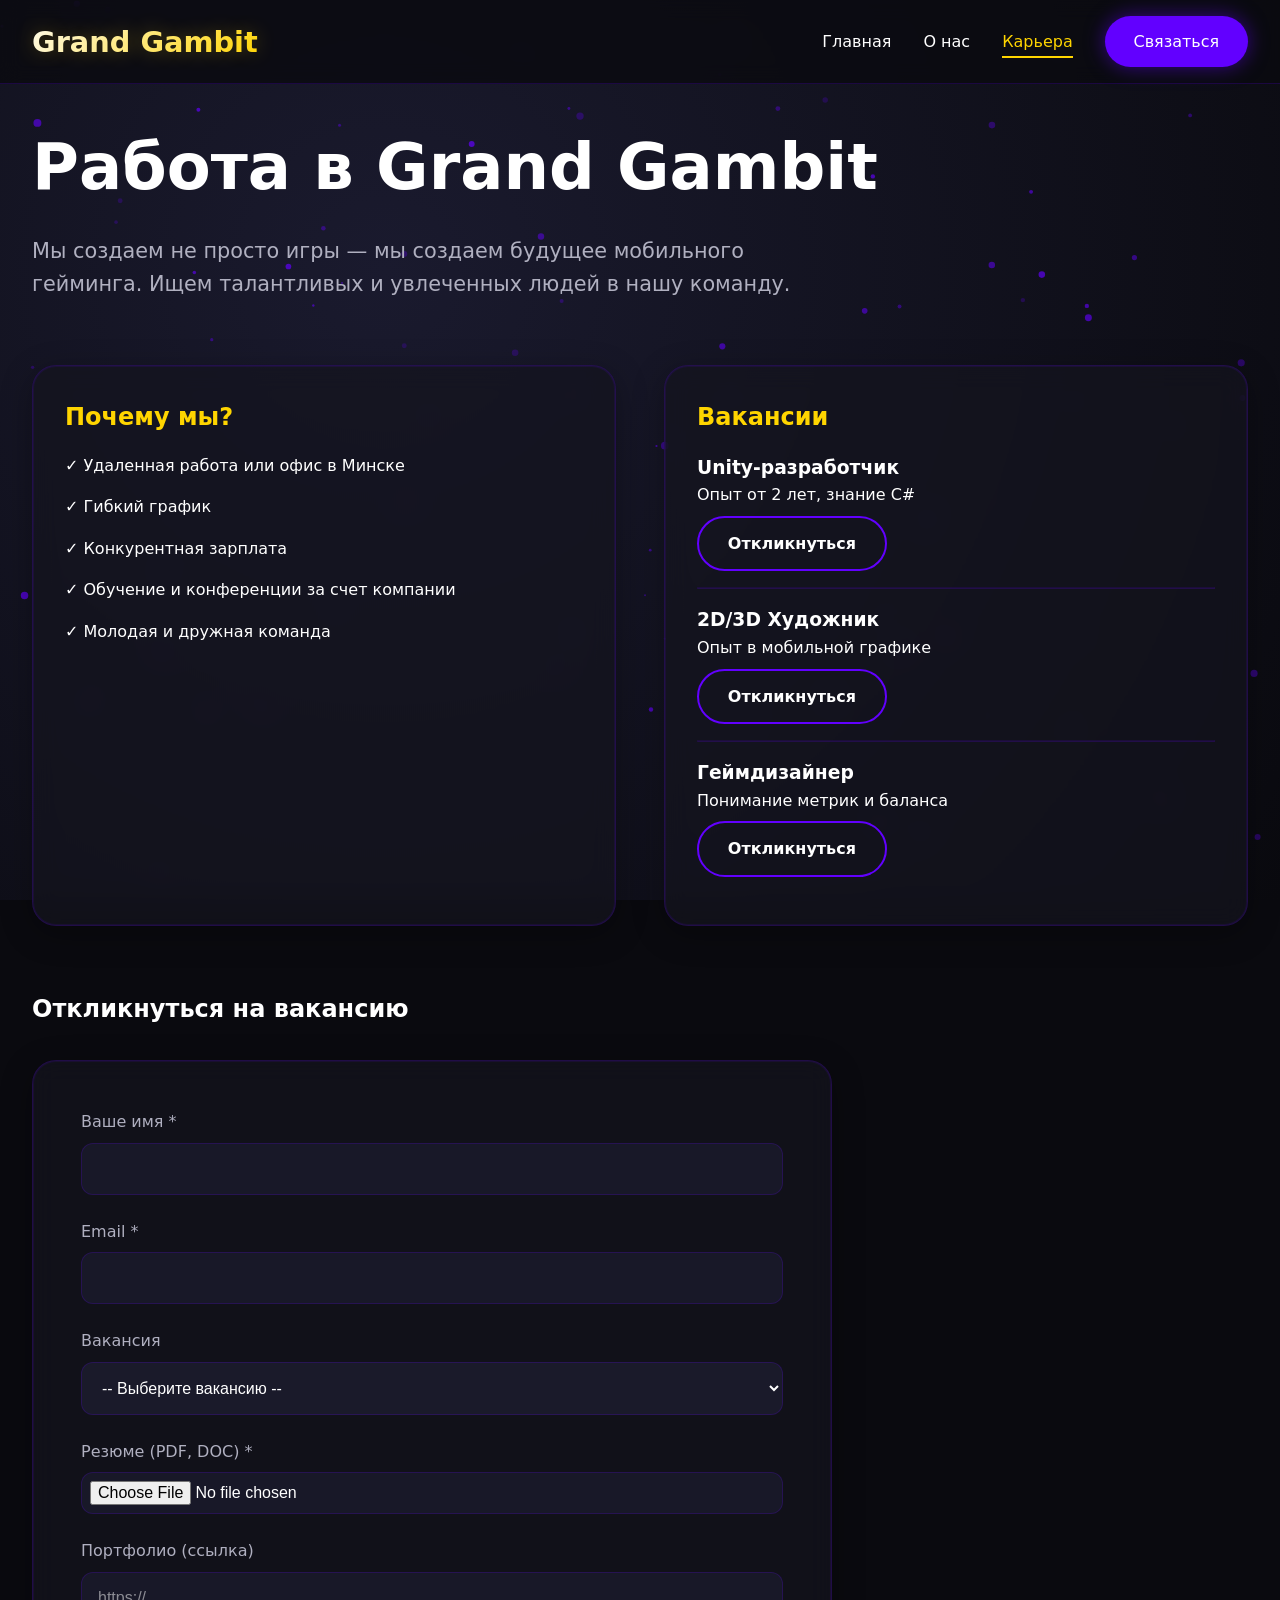
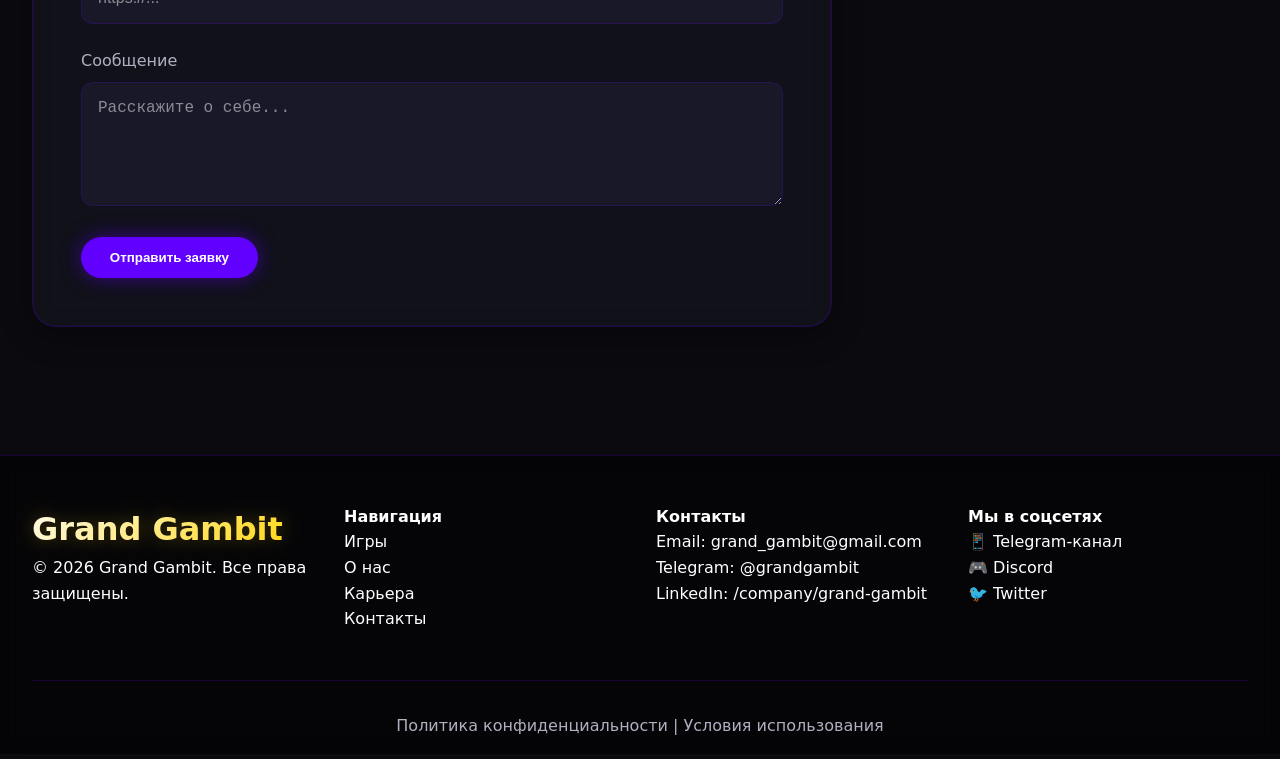
<file: career.html>
<!DOCTYPE html>
<html lang="ru">
<head>
    <meta charset="UTF-8">
    <meta name="viewport" content="width=device-width, initial-scale=1.0">
    <title>Карьера в Grand Gambit</title>
    <link rel="stylesheet" href="style.css">
    <style>
        select {
            background-color: #1a1a2a !important;
            color: #ffffff !important;
            cursor: pointer;
        }
        
        select option {
            background-color: #1a1a2a;
            color: #ffffff;
            padding: 10px;
        }
        
        select option:hover,
        select option:focus,
        select option:checked {
            background-color: var(--primary);
            color: white;
        }
        
        select:focus {
            outline: none;
            border-color: var(--primary);
            box-shadow: 0 0 20px var(--primary-glow);
        }
        
        .form-group input,
        .form-group textarea,
        .form-group select {
            width: 100%;
            padding: 1rem;
            background: rgba(26, 26, 42, 0.95);
            border: 1px solid var(--glass-border);
            border-radius: 12px;
            color: #ffffff;
            font-size: 1rem;
            transition: 0.3s;
        }
        
        .form-group input::placeholder,
        .form-group textarea::placeholder {
            color: rgba(255, 255, 255, 0.5);
        }
        
        .form-group input:focus,
        .form-group textarea:focus,
        .form-group select:focus {
            outline: none;
            border-color: var(--primary);
            box-shadow: 0 0 20px var(--primary-glow);
        }
    </style>
</head>
<body>
    <header>
        <nav>
            <div class="logo">Grand Gambit</div>
            <div class="nav-links">
                <a href="index.html">Главная</a>
                <a href="about.html">О нас</a>
                <a href="career.html" class="active">Карьера</a>
                <a href="contacts.html" class="btn-primary">Связаться</a>
            </div>
        </nav>
    </header>

    <main class="container">
        <h1 style="font-size: 4rem; margin-bottom: 1rem;">Работа в Grand Gambit</h1>
        <p style="font-size: 1.3rem; color: var(--text-dim); max-width: 800px;">
            Мы создаем не просто игры — мы создаем будущее мобильного гейминга. 
            Ищем талантливых и увлеченных людей в нашу команду.
        </p>
        
        <div style="display: grid; grid-template-columns: 1fr 1fr; gap: 3rem; margin: 4rem 0;">
            <div class="glass-card" style="padding: 2rem;">
                <h2 style="color: var(--secondary);">Почему мы?</h2>
                <ul style="list-style: none;">
                    <li style="margin: 1rem 0;">✓ Удаленная работа или офис в Минске</li>
                    <li style="margin: 1rem 0;">✓ Гибкий график</li>
                    <li style="margin: 1rem 0;">✓ Конкурентная зарплата</li>
                    <li style="margin: 1rem 0;">✓ Обучение и конференции за счет компании</li>
                    <li style="margin: 1rem 0;">✓ Молодая и дружная команда</li>
                </ul>
            </div>
            
            <div class="glass-card" style="padding: 2rem;">
                <h2 style="color: var(--secondary);">Вакансии</h2>
                <div style="margin: 1rem 0;">
                    <h3>Unity-разработчик</h3>
                    <p>Опыт от 2 лет, знание C#</p>
                    <a href="#" class="btn-outline" style="margin-top: 0.5rem;">Откликнуться</a>
                </div>
                <hr style="border-color: var(--glass-border); margin: 1rem 0;">
                <div style="margin: 1rem 0;">
                    <h3>2D/3D Художник</h3>
                    <p>Опыт в мобильной графике</p>
                    <a href="#" class="btn-outline" style="margin-top: 0.5rem;">Откликнуться</a>
                </div>
                <hr style="border-color: var(--glass-border); margin: 1rem 0;">
                <div style="margin: 1rem 0;">
                    <h3>Геймдизайнер</h3>
                    <p>Понимание метрик и баланса</p>
                    <a href="#" class="btn-outline" style="margin-top: 0.5rem;">Откликнуться</a>
                </div>
            </div>
        </div>
        
        <h2>Откликнуться на вакансию</h2>
        <div class="glass-card" style="padding: 3rem; max-width: 800px; margin: 2rem 0;">
            <form id="career-form">
                <div class="form-group">
                    <label>Ваше имя *</label>
                    <input type="text" required>
                </div>
                <div class="form-group">
                    <label>Email *</label>
                    <input type="email" required>
                </div>
                <div class="form-group">
                    <label>Вакансия</label>
                    <select required>
                        <option value="" disabled selected>-- Выберите вакансию --</option>
                        <option value="unity">Unity-разработчик</option>
                        <option value="artist">2D/3D Художник</option>
                        <option value="designer">Геймдизайнер</option>
                        <option value="producer">Проджект-менеджер</option>
                        <option value="qa">QA-инженер</option>
                    </select>
                </div>
                <div class="form-group">
                    <label>Резюме (PDF, DOC) *</label>
                    <input type="file" accept=".pdf,.doc,.docx" required>
                    <small class="file-name" style="color: var(--text-dim);"></small>
                </div>
                <div class="form-group">
                    <label>Портфолио (ссылка)</label>
                    <input type="url" placeholder="https://...">
                </div>
                <div class="form-group">
                    <label>Сообщение</label>
                    <textarea rows="5" placeholder="Расскажите о себе..."></textarea>
                </div>
                <button type="submit" class="btn-primary">Отправить заявку</button>
            </form>
        </div>
    </main>

    <footer>
        <div class="footer-content">
            <div>
                <div class="logo" style="font-size: 2rem;">Grand Gambit</div>
                <p>© 2026 Grand Gambit. Все права защищены.</p>
            </div>
            <div>
                <h4>Навигация</h4>
                <p><a href="index.html#portfolio" style="color: white; text-decoration: none;">Игры</a></p>
                <p><a href="about.html" style="color: white; text-decoration: none;">О нас</a></p>
                <p><a href="career.html" style="color: white; text-decoration: none;">Карьера</a></p>
                <p><a href="contacts.html" style="color: white; text-decoration: none;">Контакты</a></p>
            </div>
            <div>
                <h4>Контакты</h4>
                <p>Email: grand_gambit@gmail.com</p>
                <p>Telegram: @grandgambit</p>
                <p>LinkedIn: /company/grand-gambit</p>
            </div>
            <div>
                <h4>Мы в соцсетях</h4>
                <p>📱 Telegram-канал</p>
                <p>🎮 Discord</p>
                <p>🐦 Twitter</p>
            </div>
        </div>
        <div class="footer-bottom">
            Политика конфиденциальности | Условия использования
        </div>
    </footer>

    <script src="main.js"></script>
    <script src="forms.js"></script>
</body>
</html>
</file>
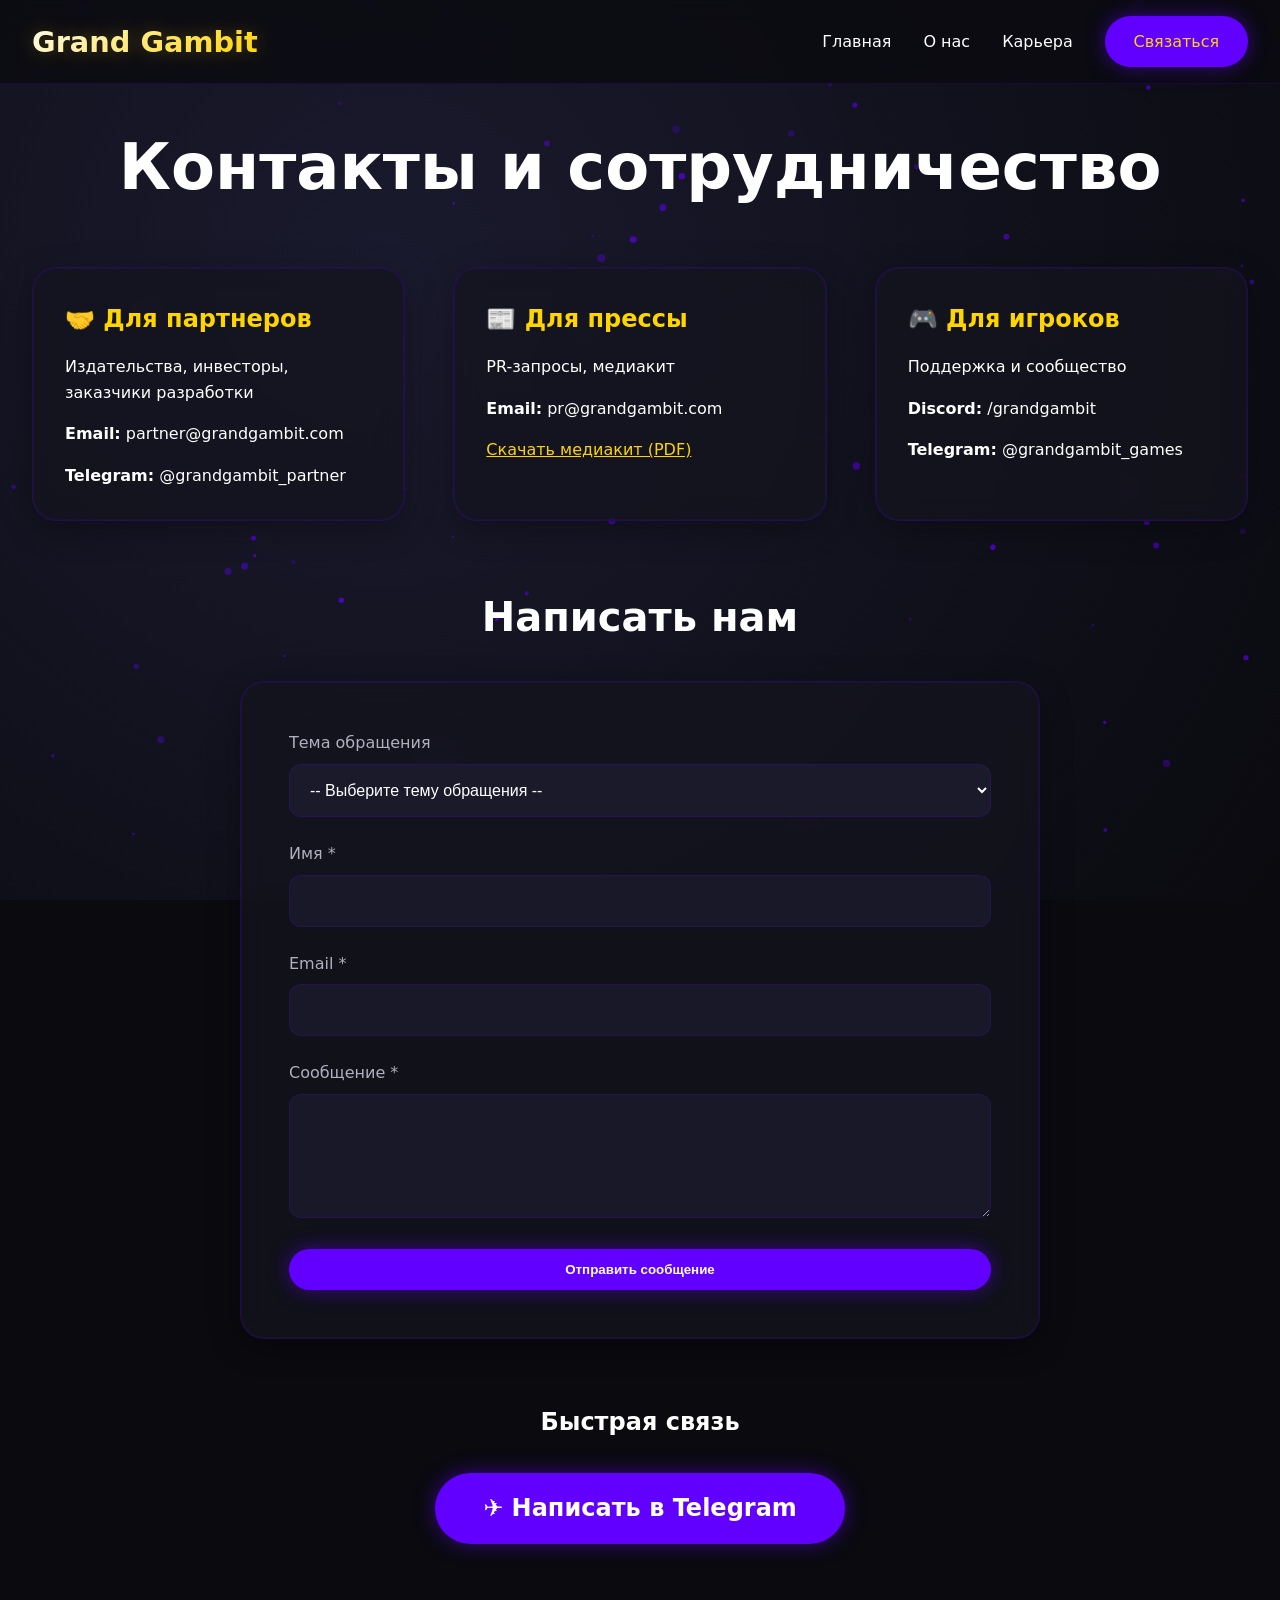
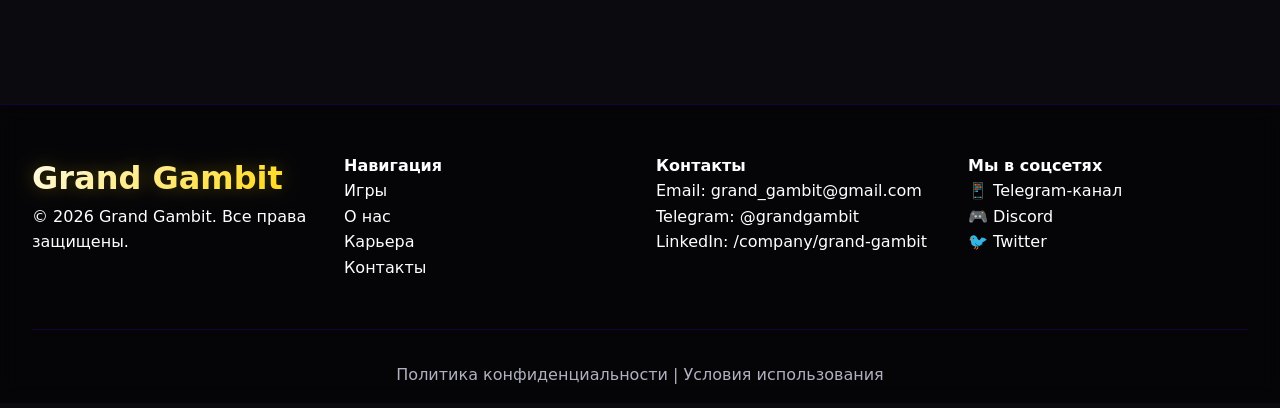
<file: contacts.html>
<!DOCTYPE html>
<html lang="ru">
<head>
    <meta charset="UTF-8">
    <meta name="viewport" content="width=device-width, initial-scale=1.0">
    <title>Контакты — Grand Gambit</title>
    <link rel="stylesheet" href="style.css">
    <style>
        /* Стили для выпадающего списка */
        select {
            background-color: #1a1a2a !important;
            color: #ffffff !important;
            cursor: pointer;
        }
        
        select option {
            background-color: #1a1a2a;
            color: #ffffff;
            padding: 10px;
        }
        
        select option:hover,
        select option:focus,
        select option:checked {
            background-color: var(--primary);
            color: white;
        }
        
        select:focus {
            outline: none;
            border-color: var(--primary);
            box-shadow: 0 0 20px var(--primary-glow);
        }
        
        /* Стили для всех полей формы */
        .form-group input,
        .form-group textarea,
        .form-group select {
            width: 100%;
            padding: 1rem;
            background: rgba(26, 26, 42, 0.95);
            border: 1px solid var(--glass-border);
            border-radius: 12px;
            color: #ffffff;
            font-size: 1rem;
            transition: 0.3s;
        }
        
        .form-group input::placeholder,
        .form-group textarea::placeholder {
            color: rgba(255, 255, 255, 0.5);
        }
        
        .form-group input:focus,
        .form-group textarea:focus,
        .form-group select:focus {
            outline: none;
            border-color: var(--primary);
            box-shadow: 0 0 20px var(--primary-glow);
        }
        
        /* Стили для ссылок в футере */
        .footer-content a {
            transition: 0.3s;
        }
        
        .footer-content a:hover {
            color: var(--secondary) !important;
        }
    </style>
</head>
<body>
    <header>
        <nav>
            <div class="logo">Grand Gambit</div>
            <div class="nav-links">
                <a href="index.html">Главная</a>
                <a href="about.html">О нас</a>
                <a href="career.html">Карьера</a>
                <a href="contacts.html" class="btn-primary">Связаться</a>
            </div>
        </nav>
    </header>

    <main class="container">
        <h1 style="font-size: 4rem; text-align: center; margin-bottom: 2rem;">Контакты и сотрудничество</h1>
        
        <div style="display: grid; grid-template-columns: repeat(auto-fit, minmax(300px, 1fr)); gap: 3rem; margin: 3rem 0;">
            <!-- Для партнеров -->
            <div class="glass-card" style="padding: 2rem;">
                <h2 style="color: var(--secondary);">🤝 Для партнеров</h2>
                <p style="margin: 1rem 0;">Издательства, инвесторы, заказчики разработки</p>
                <p style="margin: 1rem 0;"><strong>Email:</strong> partner@grandgambit.com</p>
                <p><strong>Telegram:</strong> @grandgambit_partner</p>
            </div>
            
            <!-- Для прессы -->
            <div class="glass-card" style="padding: 2rem;">
                <h2 style="color: var(--secondary);">📰 Для прессы</h2>
                <p style="margin: 1rem 0;">PR-запросы, медиакит</p>
                <p style="margin: 1rem 0;"><strong>Email:</strong> pr@grandgambit.com</p>
                <p><a href="#" style="color: var(--secondary);">Скачать медиакит (PDF)</a></p>
            </div>
            
            <!-- Для игроков -->
            <div class="glass-card" style="padding: 2rem;">
                <h2 style="color: var(--secondary);">🎮 Для игроков</h2>
                <p style="margin: 1rem 0;">Поддержка и сообщество</p>
                <p style="margin: 1rem 0;"><strong>Discord:</strong> /grandgambit</p>
                <p><strong>Telegram:</strong> @grandgambit_games</p>
            </div>
        </div>
        
        <!-- Форма связи -->
        <h2 style="font-size: 2.5rem; margin: 4rem 0 2rem; text-align: center;">Написать нам</h2>
        <div class="glass-card" style="padding: 3rem; max-width: 800px; margin: 0 auto;">
            <form id="contact-form">
                <div class="form-group">
                    <label>Тема обращения</label>
                    <select required>
                        <option value="" disabled selected>-- Выберите тему обращения --</option>
                        <option value="partnership">Сотрудничество / Партнерство</option>
                        <option value="investment">Инвестиции</option>
                        <option value="development">Разработка на заказ</option>
                        <option value="press">Пресса / Медиа</option>
                        <option value="support">Поддержка игроков</option>
                        <option value="other">Другое</option>
                    </select>
                </div>
                <div class="form-group">
                    <label>Имя *</label>
                    <input type="text" required>
                </div>
                <div class="form-group">
                    <label>Email *</label>
                    <input type="email" required>
                </div>
                <div class="form-group">
                    <label>Сообщение *</label>
                    <textarea rows="5" required></textarea>
                </div>
                <button type="submit" class="btn-primary" style="width: 100%;">Отправить сообщение</button>
            </form>
        </div>
        
        <!-- Telegram -->
        <div style="text-align: center; margin: 4rem 0;">
            <h2 style="margin-bottom: 2rem;">Быстрая связь</h2>
            <a href="#" class="btn-primary telegram-link" style="font-size: 1.5rem; padding: 1rem 3rem; display: inline-block;">
                ✈️ Написать в Telegram
            </a>
        </div>
    </main>

    <footer>
        <div class="footer-content">
            <div>
                <div class="logo" style="font-size: 2rem;">Grand Gambit</div>
                <p>© 2026 Grand Gambit. Все права защищены.</p>
            </div>
            <div>
                <h4>Навигация</h4>
                <p><a href="index.html#portfolio" style="color: white; text-decoration: none;">Игры</a></p>
                <p><a href="about.html" style="color: white; text-decoration: none;">О нас</a></p>
                <p><a href="career.html" style="color: white; text-decoration: none;">Карьера</a></p>
                <p><a href="contacts.html" style="color: white; text-decoration: none;">Контакты</a></p>
            </div>
            <div>
                <h4>Контакты</h4>
                <p>Email: grand_gambit@gmail.com</p>
                <p>Telegram: @grandgambit</p>
                <p>LinkedIn: /company/grand-gambit</p>
            </div>
            <div>
                <h4>Мы в соцсетях</h4>
                <p>📱 Telegram-канал</p>
                <p>🎮 Discord</p>
                <p>🐦 Twitter</p>
            </div>
        </div>
        <div class="footer-bottom">
            Политика конфиденциальности | Условия использования
        </div>
    </footer>

    <script src="main.js"></script>
    <script src="forms.js"></script>
</body>
</html>
</file>
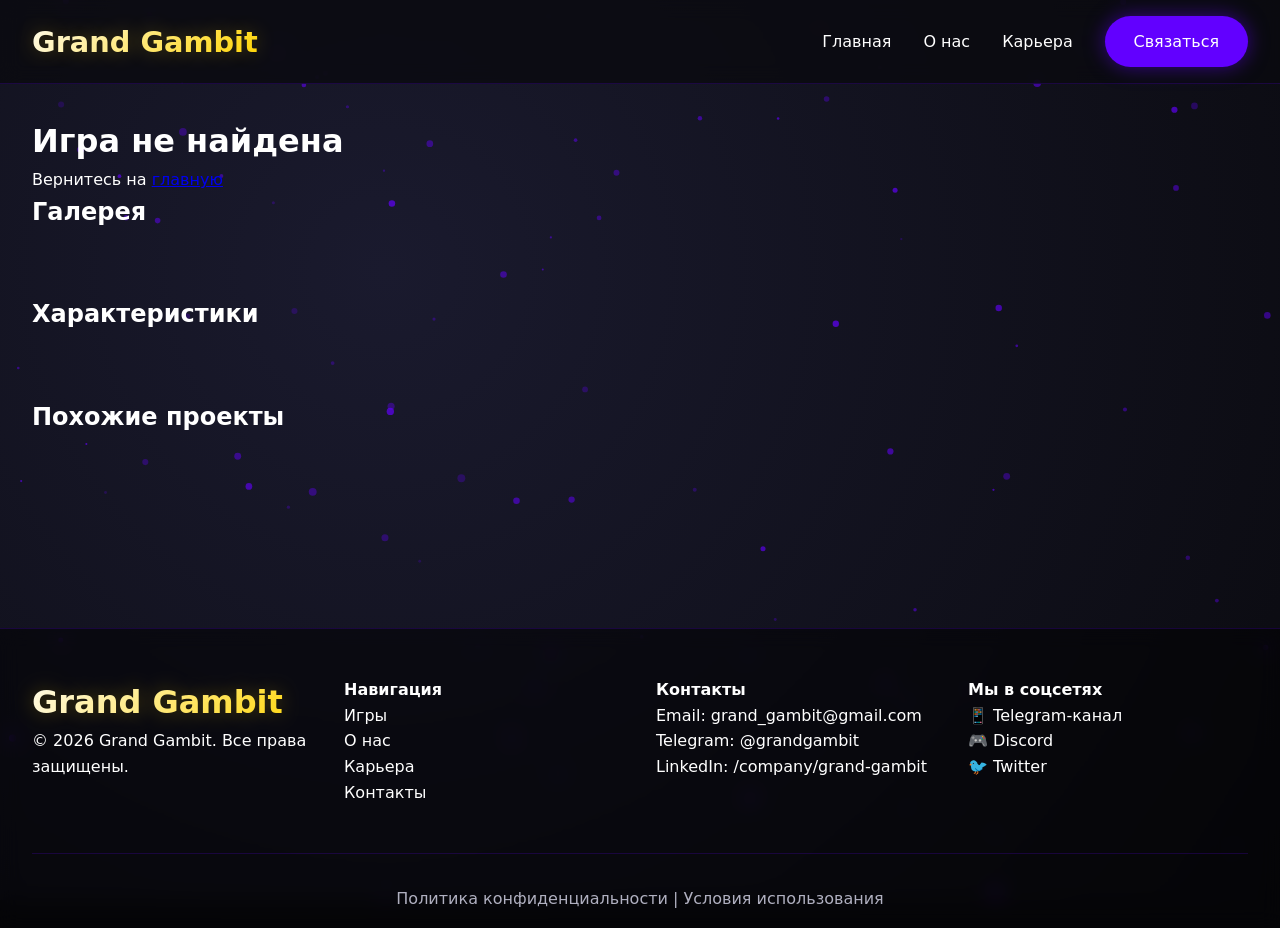
<file: game-card.html>
<!DOCTYPE html>
<html lang="ru">
<head>
    <meta charset="UTF-8">
    <meta name="viewport" content="width=device-width, initial-scale=1.0">
    <title>Grand Gambit — Детальная страница игры</title>
    <link rel="stylesheet" href="style.css">
    <style>
        .game-description {
            font-size: 1.2rem;
            line-height: 1.8;
            color: var(--text-dim);
        }
        .game-features {
            list-style: none;
            margin: 1.5rem 0;
        }
        .game-features li {
            margin: 0.8rem 0;
            padding-left: 1.5rem;
            position: relative;
        }
        .game-features li::before {
            content: "✓";
            color: var(--secondary);
            position: absolute;
            left: 0;
        }
    </style>
</head>
<body>
    <header>
        <nav>
            <div class="logo">Grand Gambit</div>
            <div class="nav-links">
                <a href="index.html">Главная</a>
                <a href="about.html">О нас</a>
                <a href="career.html">Карьера</a>
                <a href="contacts.html" class="btn-primary">Связаться</a>
            </div>
        </nav>
    </header>

    <main class="container">
        <div id="game-content"></div>
        
        <h2>Галерея</h2>
        <div class="game-gallery" id="game-gallery"></div>
        
        <h2>Характеристики</h2>
        <div id="game-specs" style="display: grid; grid-template-columns: repeat(auto-fit, minmax(200px, 1fr)); gap: 2rem; margin: 2rem 0;"></div>
        
        <h2>Похожие проекты</h2>
        <div class="games-grid" id="similar-games" style="grid-template-columns: repeat(3, 1fr);"></div>
    </main>

    <footer>
        <div class="footer-content">
            <div>
                <div class="logo" style="font-size: 2rem;">Grand Gambit</div>
                <p>© 2026 Grand Gambit. Все права защищены.</p>
            </div>
            <div>
                <h4>Навигация</h4>
                <p><a href="index.html#portfolio" style="color: white; text-decoration: none;">Игры</a></p>
                <p><a href="about.html" style="color: white; text-decoration: none;">О нас</a></p>
                <p><a href="career.html" style="color: white; text-decoration: none;">Карьера</a></p>
                <p><a href="contacts.html" style="color: white; text-decoration: none;">Контакты</a></p>
            </div>
            <div>
                <h4>Контакты</h4>
                <p>Email: grand_gambit@gmail.com</p>
                <p>Telegram: @grandgambit</p>
                <p>LinkedIn: /company/grand-gambit</p>
            </div>
            <div>
                <h4>Мы в соцсетях</h4>
                <p>📱 Telegram-канал</p>
                <p>🎮 Discord</p>
                <p>🐦 Twitter</p>
            </div>
        </div>
        <div class="footer-bottom">
            Политика конфиденциальности | Условия использования
        </div>
    </footer>

    <script>
        const games = {
            1: {
                id: 1, name: "Cyber Dungeon", title: "Cyber Dungeon", genre: "RPG", platforms: "iOS / Android", year: "2025", engine: "Unity",
                description: "Погрузитесь в мрачный киберпанк-мир...",
                longDescription: "Cyber Dungeon — это ролевая игра с элементами roguelike...",
                features: ["Процедурная генерация подземелий", "Уникальная система киберимплантов", "Более 50 видов врагов", "10 эпических боссов", "4 возможные концовки"],
                image: "https://images.unsplash.com/photo-1542751371-adc38448a05e?ixlib=rb-1.2.1&auto=format&fit=crop&w=800&q=80",
                gallery: ["https://images.unsplash.com/photo-1542751371-adc38448a05e?ixlib=rb-1.2.1&auto=format&fit=crop&w=300&q=80", "https://images.unsplash.com/photo-1552820728-8b83bb6b773f?ixlib=rb-1.2.1&auto=format&fit=crop&w=300&q=80", "https://images.unsplash.com/photo-1614728263952-84ea256f9679?ixlib=rb-1.2.1&auto=format&fit=crop&w=300&q=80"]
            },
            2: {
                id: 2, name: "Speed Runner", title: "Speed Runner", genre: "Казуальная", platforms: "Android", year: "2024", engine: "Unity",
                description: "Динамичный раннер, где скорость — это всё!...",
                longDescription: "Speed Runner — это захватывающий раннер...",
                features: ["Более 100 уникальных уровней", "Бесконечный режим", "20+ скинов персонажей", "Онлайн-таблица лидеров", "Ежедневные задания и награды"],
                image: "https://images.unsplash.com/photo-1551103782-8ab07afd45c1?ixlib=rb-1.2.1&auto=format&fit=crop&w=800&q=80",
                gallery: ["https://images.unsplash.com/photo-1551103782-8ab07afd45c1?ixlib=rb-1.2.1&auto=format&fit=crop&w=300&q=80", "https://images.unsplash.com/photo-1552820728-8b83bb6b773f?ixlib=rb-1.2.1&auto=format&fit=crop&w=300&q=80", "https://images.unsplash.com/photo-1542751371-adc38448a05e?ixlib=rb-1.2.1&auto=format&fit=crop&w=300&q=80"]
            },
            3: {
                id: 3, name: "Galaxy Conquest", title: "Galaxy Conquest", genre: "Стратегия", platforms: "iOS", year: "2025", engine: "Unity",
                description: "Масштабная космическая стратегия...",
                longDescription: "Galaxy Conquest — это 4X-стратегия в реальном времени...",
                features: ["Огромная процедурно-генерируемая вселенная", "Более 20 уникальных рас", "Реалистичная система дипломатии", "Эпические космические сражения", "Многопользовательский режим до 100 игроков"],
                image: "https://images.unsplash.com/photo-1614728263952-84ea256f9679?ixlib=rb-1.2.1&auto=format&fit=crop&w=800&q=80",
                gallery: ["https://images.unsplash.com/photo-1614728263952-84ea256f9679?ixlib=rb-1.2.1&auto=format&fit=crop&w=300&q=80", "https://images.unsplash.com/photo-1542751371-adc38448a05e?ixlib=rb-1.2.1&auto=format&fit=crop&w=300&q=80", "https://images.unsplash.com/photo-1551103782-8ab07afd45c1?ixlib=rb-1.2.1&auto=format&fit=crop&w=300&q=80"]
            },
            4: {
                id: 4, name: "Mind Maze", title: "Mind Maze", genre: "Головоломка", platforms: "iOS / Android", year: "2024", engine: "Unity",
                description: "Захватывающие лабиринты для тренировки мозга...",
                longDescription: "Mind Maze — это коллекция интеллектуальных головоломок...",
                features: ["Более 200 уникальных уровней", "5 режимов сложности", "Ежедневные головоломки", "Система достижений", "Расслабляющая музыка и атмосфера"],
                image: "https://images.unsplash.com/photo-1552820728-8b83bb6b773f?ixlib=rb-1.2.1&auto=format&fit=crop&w=800&q=80",
                gallery: ["https://images.unsplash.com/photo-1552820728-8b83bb6b773f?ixlib=rb-1.2.1&auto=format&fit=crop&w=300&q=80", "https://images.unsplash.com/photo-1542751371-adc38448a05e?ixlib=rb-1.2.1&auto=format&fit=crop&w=300&q=80", "https://images.unsplash.com/photo-1551103782-8ab07afd45c1?ixlib=rb-1.2.1&auto=format&fit=crop&w=300&q=80"]
            }
        };

        function getGameId() {
            const params = new URLSearchParams(window.location.search);
            return params.get('id');
        }

        function loadGame() {
            const gameId = getGameId();
            const game = games[gameId];
            
            if (!game) {
                document.getElementById('game-content').innerHTML = '<h1>Игра не найдена</h1><p>Вернитесь на <a href="index.html">главную</a></p>';
                return;
            }
            
            document.title = `${game.name} — Grand Gambit`;
            
            document.getElementById('game-content').innerHTML = `
                <div class="game-header">
                    <div>
                        <h1 style="font-size: 4rem;">${game.title}</h1>
                        <div style="display: flex; gap: 1rem; margin: 1rem 0; flex-wrap: wrap;">
                            <span class="filter-btn active">${game.genre}</span>
                            <span class="filter-btn">${game.platforms}</span>
                            <span class="filter-btn">${game.year}</span>
                        </div>
                        <p class="game-description" style="margin: 2rem 0;">${game.longDescription}</p>
                        <ul class="game-features">
                            ${game.features.map(f => `<li>${f}</li>`).join('')}
                        </ul>
                    </div>
                    <div class="glass-card" style="aspect-ratio: 16/9; background: #000; display: flex; align-items: center; justify-content: center; overflow: hidden;">
                        <img src="${game.image}" alt="${game.name}" style="width: 100%; height: 100%; object-fit: cover;">
                    </div>
                </div>
            `;
            
            document.getElementById('game-gallery').innerHTML = game.gallery.map(img => `<img src="${img}" alt="${game.name} screenshot">`).join('');
            
            document.getElementById('game-specs').innerHTML = `
                <div class="glass-card" style="padding: 1.5rem; text-align: center;"><h3 style="color: var(--secondary);">Жанр</h3><p>${game.genre}</p></div>
                <div class="glass-card" style="padding: 1.5rem; text-align: center;"><h3 style="color: var(--secondary);">Платформы</h3><p>${game.platforms}</p></div>
                <div class="glass-card" style="padding: 1.5rem; text-align: center;"><h3 style="color: var(--secondary);">Движок</h3><p>${game.engine}</p></div>
                <div class="glass-card" style="padding: 1.5rem; text-align: center;"><h3 style="color: var(--secondary);">Релиз</h3><p>${game.year}</p></div>
            `;
            
            const similarGames = Object.values(games).filter(g => g.id !== game.id).slice(0, 3);
            document.getElementById('similar-games').innerHTML = similarGames.map(g => `
                <div class="game-card glass-card">
                    <img src="${g.image}" alt="${g.name}">
                    <div class="game-info">
                        <h3>${g.name}</h3>
                        <a href="game-card.html?id=${g.id}" class="btn-outline">Подробнее</a>
                    </div>
                </div>
            `).join('');
        }
        
        document.addEventListener('DOMContentLoaded', loadGame);
    </script>
    <script src="main.js"></script>
    <script src="forms.js"></script>
</body>
</html>
</file>
<file: style.css>
/* ===== css/style.css ===== */
:root {
    --primary: #6200ff;
    --primary-glow: rgba(98, 0, 255, 0.5);
    --secondary: #ffd500;
    --secondary-glow: rgba(255, 213, 0, 0.3);
    --dark: #0a0a0f;
    --dark-light: #15151f;
    --glass-bg: rgba(20, 20, 30, 0.7);
    --glass-border: rgba(98, 0, 255, 0.2);
    --text: #ffffff;
    --text-dim: #b0b0c0;
}

* {
    margin: 0;
    padding: 0;
    box-sizing: border-box;
}

html, body {
    width: 100%;
    max-width: 100%;
    overflow-x: hidden;
}

body {
    font-family: 'Segoe UI', 'Inter', system-ui, sans-serif;
    background: var(--dark);
    color: var(--text);
    line-height: 1.6;
    min-height: 100vh;
    display: flex;
    flex-direction: column;
}

/* ===== Фон с частицами на весь экран ===== */
#particles-bg {
    position: fixed;
    top: 0;
    left: 0;
    width: 100vw;
    height: 100vh;
    z-index: -1;
    background: radial-gradient(circle at 30% 30%, #1a1a2e, #0a0a0f);
    pointer-events: none;
}

/* ===== Стекломорфизм ===== */
.glass-card {
    background: var(--glass-bg);
    backdrop-filter: blur(12px);
    -webkit-backdrop-filter: blur(12px);
    border: 1px solid var(--glass-border);
    border-radius: 24px;
    box-shadow: 0 8px 32px rgba(0, 0, 0, 0.3), 0 0 0 1px rgba(98, 0, 255, 0.1) inset;
    transition: transform 0.3s, box-shadow 0.3s;
    width: 100%;
}

.glass-card:hover {
    transform: translateY(-5px);
    box-shadow: 0 15px 40px rgba(98, 0, 255, 0.2), 0 0 0 2px var(--primary) inset;
}

/* ===== Шапка и навигация на весь экран ===== */
header {
    position: sticky;
    top: 0;
    z-index: 100;
    background: rgba(10, 10, 15, 0.8);
    backdrop-filter: blur(10px);
    border-bottom: 1px solid var(--glass-border);
    width: 100%;
}

nav {
    width: 100%;
    max-width: 1400px;
    margin: 0 auto;
    padding: 1rem 2rem;
    display: flex;
    justify-content: space-between;
    align-items: center;
}

.logo {
    font-size: 1.8rem;
    font-weight: 800;
    background: linear-gradient(135deg, #fff 0%, var(--secondary) 100%);
    -webkit-background-clip: text;
    -webkit-text-fill-color: transparent;
    text-shadow: 0 0 20px var(--secondary-glow);
}

.nav-links {
    display: flex;
    gap: 2rem;
    align-items: center;
}

.nav-links a {
    color: var(--text);
    text-decoration: none;
    font-weight: 500;
    transition: 0.3s;
    position: relative;
}

.nav-links a::after {
    content: '';
    position: absolute;
    bottom: -4px;
    left: 0;
    width: 0;
    height: 2px;
    background: var(--secondary);
    transition: 0.3s;
}

.nav-links a:hover::after,
.nav-links a.active::after {
    width: 100%;
}

.nav-links a.active {
    color: var(--secondary);
}

.btn-primary {
    background: var(--primary);
    color: white;
    border: none;
    padding: 0.8rem 1.8rem;
    border-radius: 50px;
    font-weight: 600;
    cursor: pointer;
    transition: 0.3s;
    text-decoration: none;
    display: inline-block;
    box-shadow: 0 0 20px var(--primary-glow);
}

.btn-primary:hover {
    background: #7a2aff;
    transform: scale(1.05);
    box-shadow: 0 0 30px var(--primary-glow);
}

.btn-outline {
    background: transparent;
    border: 2px solid var(--primary);
    color: white;
    padding: 0.8rem 1.8rem;
    border-radius: 50px;
    font-weight: 600;
    cursor: pointer;
    transition: 0.3s;
    text-decoration: none;
    display: inline-block;
}

.btn-outline:hover {
    background: var(--primary);
    box-shadow: 0 0 20px var(--primary-glow);
}

/* ===== КОНТЕЙНЕР НА ВЕСЬ ЭКРАН ===== */
.container {
    width: 100%;
    max-width: 1400px;
    margin: 0 auto;
    padding: 2rem;
}

/* ===== Hero секция на весь экран ===== */
.hero {
    width: 100vw;
    position: relative;
    left: 50%;
    right: 50%;
    margin-left: -50vw;
    margin-right: -50vw;
    min-height: 90vh;
    display: flex;
    align-items: center;
    background-image: url('https://images.unsplash.com/photo-1550745165-9bc0b252726f?ixlib=rb-1.2.1&auto=format&fit=crop&w=1920&q=80');
    background-size: cover;
    background-position: center;
    background-attachment: fixed;
}

.hero::before {
    content: '';
    position: absolute;
    top: 0;
    left: 0;
    right: 0;
    bottom: 0;
    background: linear-gradient(135deg, rgba(10,10,15,0.9) 0%, rgba(98,0,255,0.3) 100%);
    z-index: 1;
}

.hero-content {
    width: 100%;
    max-width: 1400px;
    margin: 0 auto;
    padding: 2rem;
    z-index: 2;
    position: relative;
}

.hero h1 {
    font-size: 4.5rem;
    line-height: 1.1;
    margin-bottom: 1.5rem;
    background: linear-gradient(135deg, #fff 0%, var(--secondary) 80%);
    -webkit-background-clip: text;
    -webkit-text-fill-color: transparent;
    max-width: 900px;
}

.hero p {
    font-size: 1.3rem;
    color: var(--text-dim);
    max-width: 600px;
    margin-bottom: 2rem;
}

.hero-stats {
    display: flex;
    gap: 3rem;
    margin: 3rem 0;
}

.stat-item h3 {
    font-size: 2.5rem;
    color: var(--secondary);
}

/* ===== Сетка игр на всю ширину ===== */
.games-grid {
    display: grid;
    grid-template-columns: repeat(auto-fit, minmax(300px, 1fr));
    gap: 2rem;
    margin: 3rem 0;
    width: 100%;
}

.game-card {
    background: var(--glass-bg);
    border-radius: 24px;
    overflow: hidden;
    transition: 0.3s;
    border: 1px solid var(--glass-border);
    position: relative;
    width: 100%;
}

.game-card:hover {
    transform: translateY(-10px) scale(1.02);
    border-color: var(--primary);
}

.game-card img {
    width: 100%;
    height: 200px;
    object-fit: cover;
    transition: 0.3s;
}

.game-card:hover img {
    transform: scale(1.05);
}

.game-info {
    padding: 1.5rem;
}

.game-meta {
    display: flex;
    gap: 1rem;
    color: var(--secondary);
    font-size: 0.9rem;
    margin: 0.5rem 0;
}

/* ===== Секция команды ===== */
.team-grid {
    display: grid;
    grid-template-columns: repeat(auto-fit, minmax(250px, 1fr));
    gap: 2rem;
    margin: 3rem 0;
    width: 100%;
}

.team-card {
    text-align: center;
    padding: 1.5rem;
}

.team-card img {
    width: 120px;
    height: 120px;
    border-radius: 50%;
    object-fit: cover;
    border: 3px solid var(--primary);
    margin-bottom: 1rem;
}

/* ===== Формы на всю ширину ===== */
.form-group {
    margin-bottom: 1.5rem;
    width: 100%;
}

.form-group label {
    display: block;
    margin-bottom: 0.5rem;
    color: var(--text-dim);
}

.form-group input,
.form-group textarea,
.form-group select {
    width: 100%;
    padding: 1rem;
    background: rgba(255, 255, 255, 0.05);
    border: 1px solid var(--glass-border);
    border-radius: 12px;
    color: white;
    font-size: 1rem;
    transition: 0.3s;
}

.form-group input:focus,
.form-group textarea:focus {
    outline: none;
    border-color: var(--primary);
    box-shadow: 0 0 20px var(--primary-glow);
}

.form-group input[type="file"] {
    padding: 0.5rem;
}

/* ===== Фильтры (больше не нужны, но оставим) ===== */
.filters {
    display: flex;
    gap: 1rem;
    flex-wrap: wrap;
    margin: 2rem 0;
}

.filter-btn {
    background: transparent;
    border: 1px solid var(--glass-border);
    color: var(--text);
    padding: 0.6rem 1.5rem;
    border-radius: 30px;
    cursor: pointer;
    transition: 0.3s;
}

.filter-btn.active,
.filter-btn:hover {
    background: var(--primary);
    border-color: var(--primary);
}

/* ===== Блог ===== */
.blog-grid {
    display: grid;
    grid-template-columns: repeat(auto-fit, minmax(350px, 1fr));
    gap: 2rem;
    width: 100%;
}

.blog-card {
    padding: 1.5rem;
}

.blog-card img {
    width: 100%;
    border-radius: 12px;
}

.blog-card h3 {
    font-size: 1.5rem;
    margin: 1rem 0;
}

/* ===== Футер на весь экран ===== */
footer {
    width: 100%;
    background: rgba(0, 0, 0, 0.5);
    backdrop-filter: blur(10px);
    border-top: 1px solid var(--glass-border);
    padding: 3rem 2rem 1rem;
    margin-top: 4rem;
}

.footer-content {
    max-width: 1400px;
    margin: 0 auto;
    display: grid;
    grid-template-columns: repeat(auto-fit, minmax(200px, 1fr));
    gap: 2rem;
}

.footer-bottom {
    text-align: center;
    margin-top: 3rem;
    padding-top: 2rem;
    border-top: 1px solid var(--glass-border);
    color: var(--text-dim);
    max-width: 1400px;
    margin-left: auto;
    margin-right: auto;
}

/* ===== Анимации ===== */
@keyframes float {
    0%, 100% { transform: translateY(0); }
    50% { transform: translateY(-20px); }
}

.float {
    animation: float 6s ease-in-out infinite;
}

/* ===== Страница игры ===== */
.game-header {
    display: grid;
    grid-template-columns: 1fr 1fr;
    gap: 3rem;
    margin: 3rem 0;
    width: 100%;
}

.game-gallery {
    display: grid;
    grid-template-columns: repeat(3, 1fr);
    gap: 1rem;
    margin: 2rem 0;
}

.game-gallery img {
    width: 100%;
    border-radius: 12px;
    border: 1px solid var(--glass-border);
}

.store-buttons {
    display: flex;
    gap: 1rem;
    margin: 2rem 0;
    flex-wrap: wrap;
}

.store-button {
    background: #000;
    padding: 0.8rem 2rem;
    border-radius: 12px;
    display: flex;
    align-items: center;
    gap: 0.5rem;
    color: white;
    text-decoration: none;
}

/* ===== Медиа-запросы для мобильных ===== */
@media (max-width: 768px) {
    .nav-links {
        display: none; /* Для мобильного нужно добавить бургер-меню */
    }
    
    .hero h1 {
        font-size: 2.5rem;
    }
    
    .hero-stats {
        flex-direction: column;
        gap: 1rem;
    }
    
    .game-header {
        grid-template-columns: 1fr;
    }
    
    .game-gallery {
        grid-template-columns: 1fr 1fr;
    }
    
    .hero {
        background-attachment: scroll;
    }
}

@media (max-width: 480px) {
    .game-gallery {
        grid-template-columns: 1fr;
    }
}
</file>
